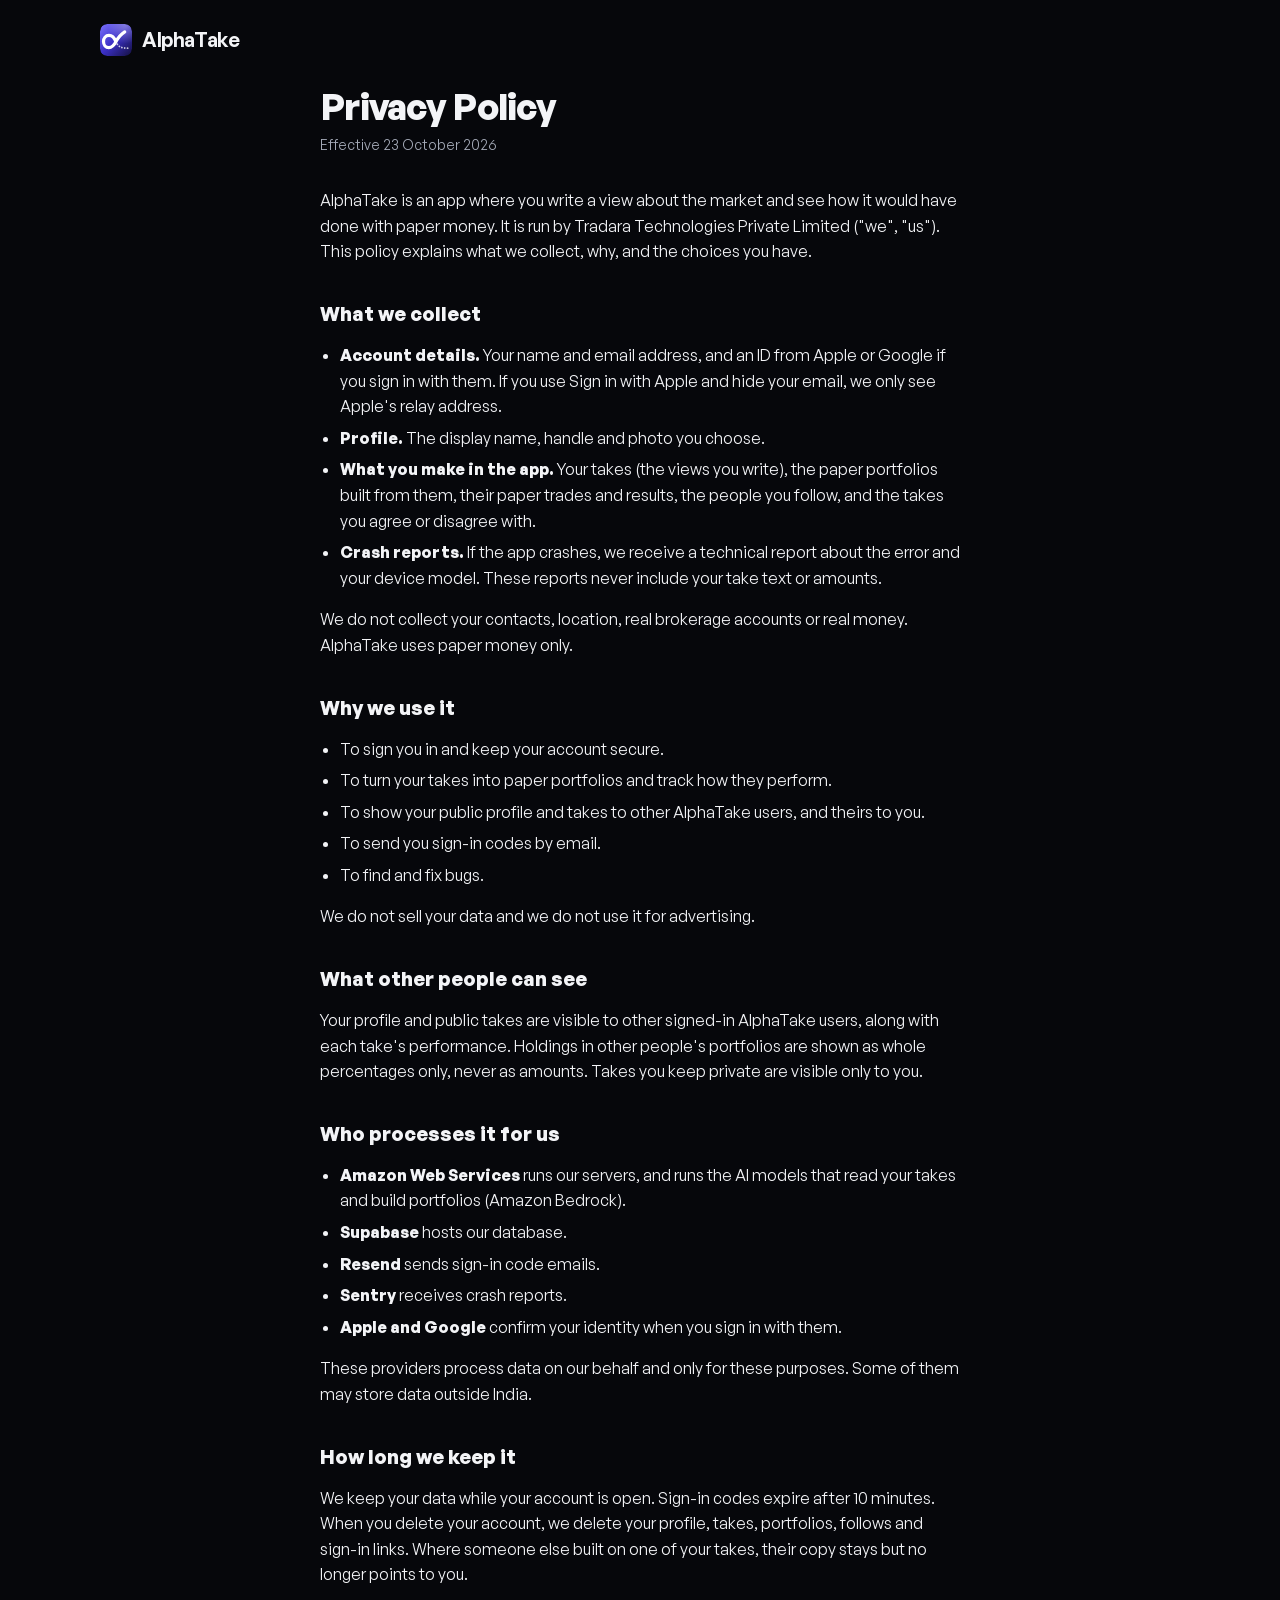
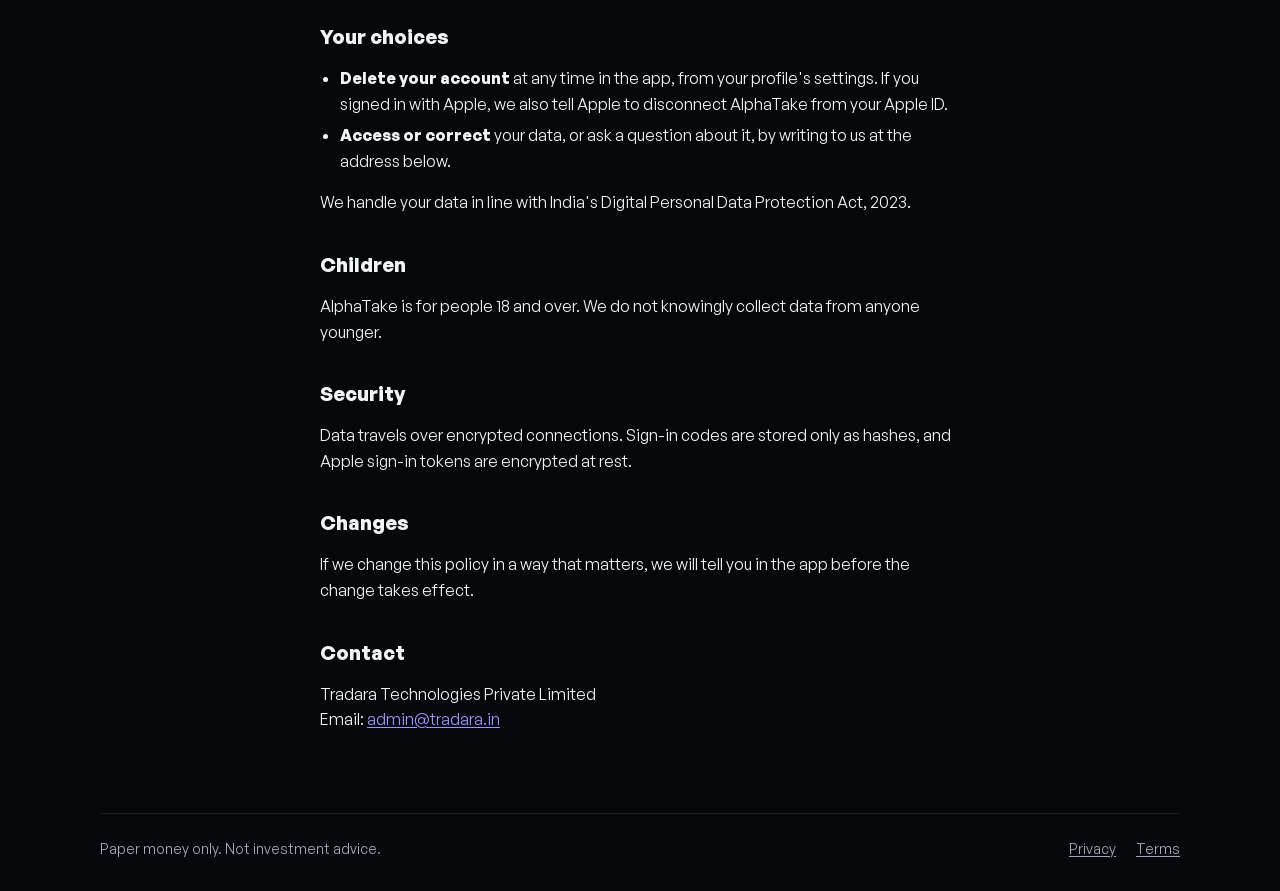
<file: privacy.html>
<!DOCTYPE html>
<html lang="en">
<head>
<meta charset="utf-8">
<meta name="viewport" content="width=device-width, initial-scale=1, viewport-fit=cover">
<meta name="theme-color" content="#06070B">
<title>AlphaTake Privacy Policy</title>
<link rel="icon" href="favicon.svg" type="image/svg+xml">
<link rel="apple-touch-icon" href="apple-touch-icon.png">
<link rel="preload" href="fonts/GeneralSans-500.woff2" as="font" type="font/woff2" crossorigin>
<link rel="stylesheet" href="site.css">
</head>
<body>
<header class="wrap top">
  <a class="brand" href="/" aria-label="AlphaTake home"><img class="mark" src="logo.svg" alt="" width="32" height="32">AlphaTake</a>
</header>
<main class="wrap doc">
<h1>Privacy Policy</h1>
<p class="meta">Effective 23 October 2026</p>

<p>AlphaTake is an app where you write a view about the market and see how it would have done with paper money. It is run by Tradara Technologies Private Limited ("we", "us"). This policy explains what we collect, why, and the choices you have.</p>

<h2>What we collect</h2>
<ul>
<li><strong>Account details.</strong> Your name and email address, and an ID from Apple or Google if you sign in with them. If you use Sign in with Apple and hide your email, we only see Apple's relay address.</li>
<li><strong>Profile.</strong> The display name, handle and photo you choose.</li>
<li><strong>What you make in the app.</strong> Your takes (the views you write), the paper portfolios built from them, their paper trades and results, the people you follow, and the takes you agree or disagree with.</li>
<li><strong>Crash reports.</strong> If the app crashes, we receive a technical report about the error and your device model. These reports never include your take text or amounts.</li>
</ul>
<p>We do not collect your contacts, location, real brokerage accounts or real money. AlphaTake uses paper money only.</p>

<h2>Why we use it</h2>
<ul>
<li>To sign you in and keep your account secure.</li>
<li>To turn your takes into paper portfolios and track how they perform.</li>
<li>To show your public profile and takes to other AlphaTake users, and theirs to you.</li>
<li>To send you sign-in codes by email.</li>
<li>To find and fix bugs.</li>
</ul>
<p>We do not sell your data and we do not use it for advertising.</p>

<h2>What other people can see</h2>
<p>Your profile and public takes are visible to other signed-in AlphaTake users, along with each take's performance. Holdings in other people's portfolios are shown as whole percentages only, never as amounts. Takes you keep private are visible only to you.</p>

<h2>Who processes it for us</h2>
<ul>
<li><strong>Amazon Web Services</strong> runs our servers, and runs the AI models that read your takes and build portfolios (Amazon Bedrock).</li>
<li><strong>Supabase</strong> hosts our database.</li>
<li><strong>Resend</strong> sends sign-in code emails.</li>
<li><strong>Sentry</strong> receives crash reports.</li>
<li><strong>Apple and Google</strong> confirm your identity when you sign in with them.</li>
</ul>
<p>These providers process data on our behalf and only for these purposes. Some of them may store data outside India.</p>

<h2>How long we keep it</h2>
<p>We keep your data while your account is open. Sign-in codes expire after 10 minutes. When you delete your account, we delete your profile, takes, portfolios, follows and sign-in links. Where someone else built on one of your takes, their copy stays but no longer points to you.</p>

<h2>Your choices</h2>
<ul>
<li><strong>Delete your account</strong> at any time in the app, from your profile's settings. If you signed in with Apple, we also tell Apple to disconnect AlphaTake from your Apple ID.</li>
<li><strong>Access or correct</strong> your data, or ask a question about it, by writing to us at the address below.</li>
</ul>
<p>We handle your data in line with India's Digital Personal Data Protection Act, 2023.</p>

<h2>Children</h2>
<p>AlphaTake is for people 18 and over. We do not knowingly collect data from anyone younger.</p>

<h2>Security</h2>
<p>Data travels over encrypted connections. Sign-in codes are stored only as hashes, and Apple sign-in tokens are encrypted at rest.</p>

<h2>Changes</h2>
<p>If we change this policy in a way that matters, we will tell you in the app before the change takes effect.</p>

<h2>Contact</h2>
<p>Tradara Technologies Private Limited<br>Email: <a href="mailto:admin@tradara.in">admin@tradara.in</a></p>

</main>
<footer class="wrap">
  <div class="foot">
    <span>Paper money only. Not investment advice.</span>
    <nav><a href="privacy.html">Privacy</a><a href="terms.html">Terms</a></nav>
  </div>
</footer>
</body>
</html>
</file>
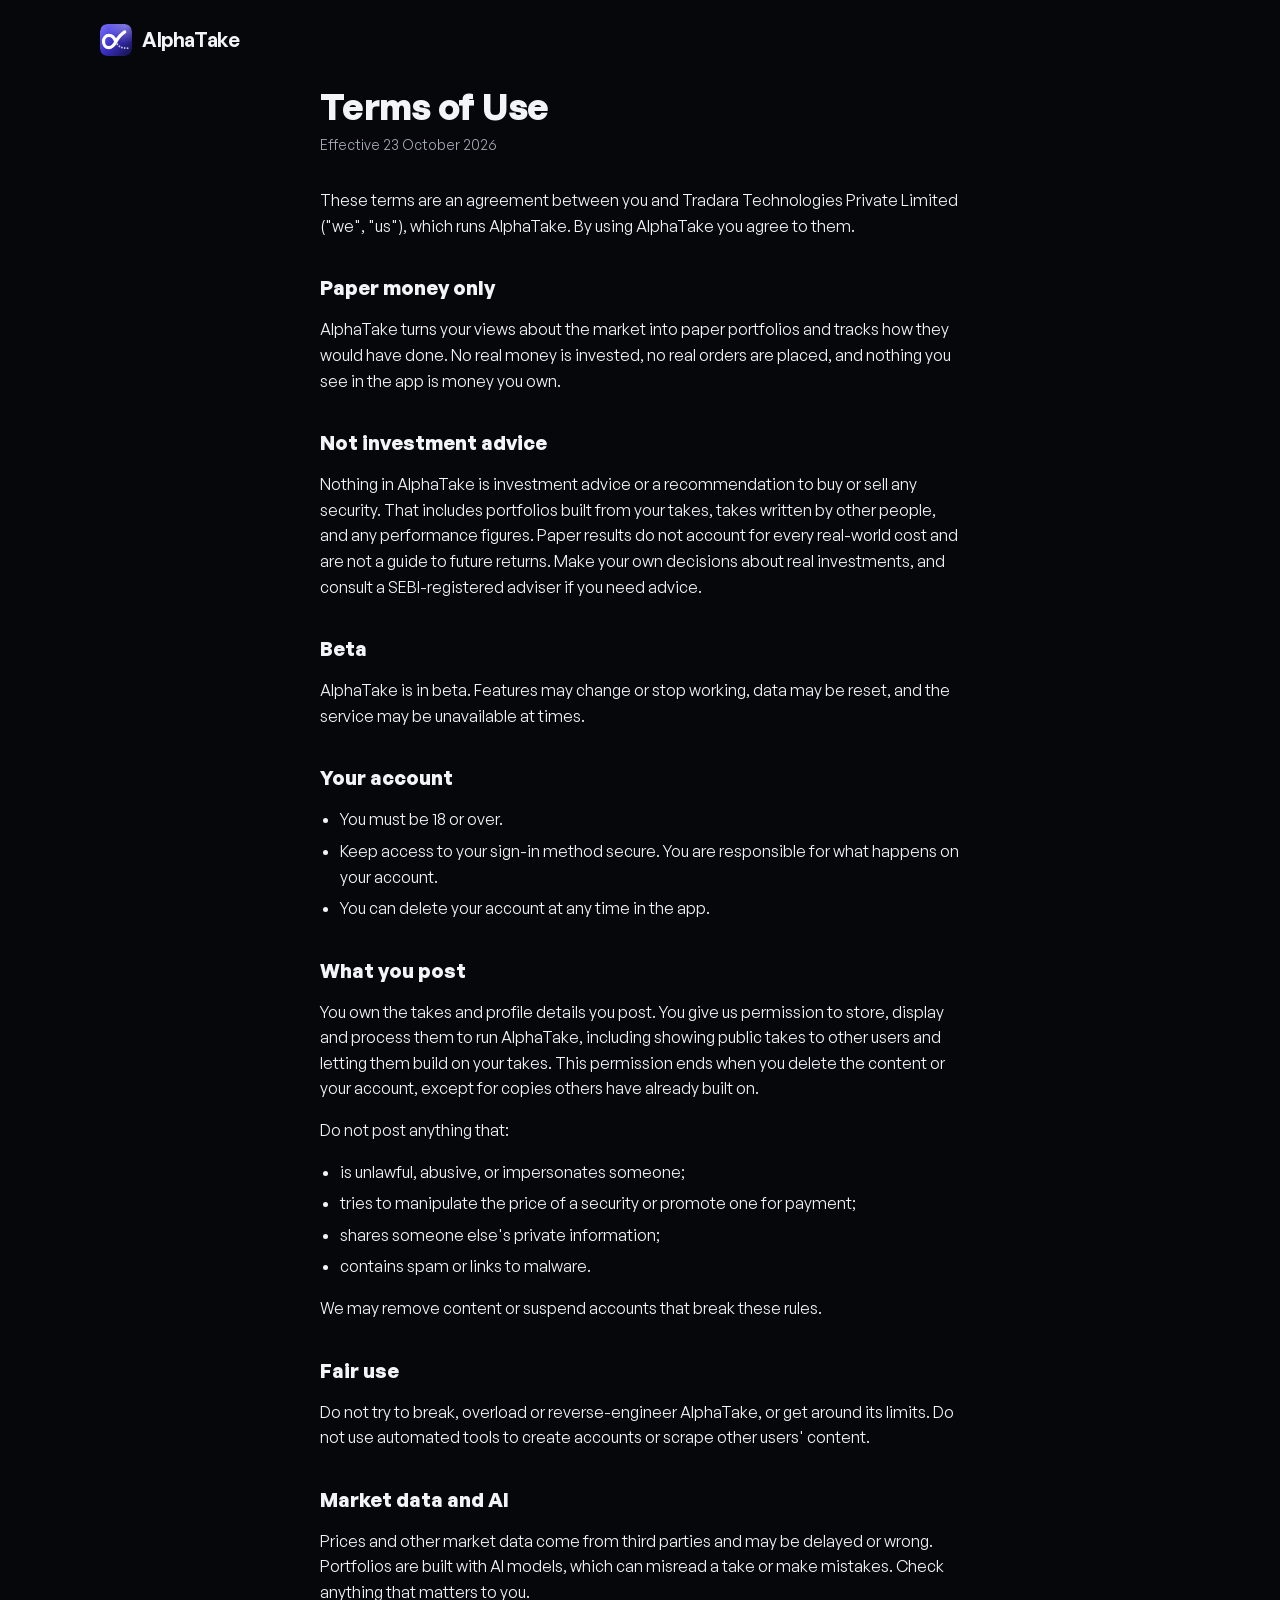
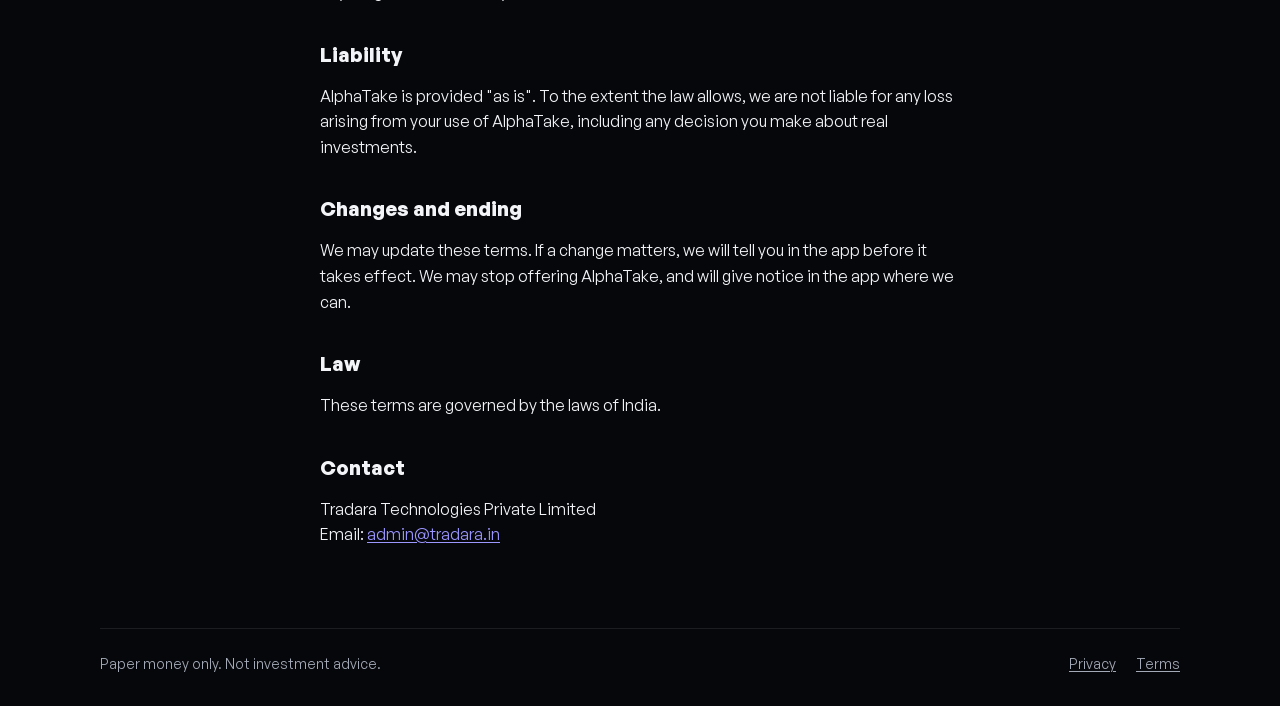
<file: terms.html>
<!DOCTYPE html>
<html lang="en">
<head>
<meta charset="utf-8">
<meta name="viewport" content="width=device-width, initial-scale=1, viewport-fit=cover">
<meta name="theme-color" content="#06070B">
<title>AlphaTake Terms of Use</title>
<link rel="icon" href="favicon.svg" type="image/svg+xml">
<link rel="apple-touch-icon" href="apple-touch-icon.png">
<link rel="preload" href="fonts/GeneralSans-500.woff2" as="font" type="font/woff2" crossorigin>
<link rel="stylesheet" href="site.css">
</head>
<body>
<header class="wrap top">
  <a class="brand" href="/" aria-label="AlphaTake home"><img class="mark" src="logo.svg" alt="" width="32" height="32">AlphaTake</a>
</header>
<main class="wrap doc">
<h1>Terms of Use</h1>
<p class="meta">Effective 23 October 2026</p>

<p>These terms are an agreement between you and Tradara Technologies Private Limited ("we", "us"), which runs AlphaTake. By using AlphaTake you agree to them.</p>

<h2>Paper money only</h2>
<p>AlphaTake turns your views about the market into paper portfolios and tracks how they would have done. No real money is invested, no real orders are placed, and nothing you see in the app is money you own.</p>

<h2>Not investment advice</h2>
<p>Nothing in AlphaTake is investment advice or a recommendation to buy or sell any security. That includes portfolios built from your takes, takes written by other people, and any performance figures. Paper results do not account for every real-world cost and are not a guide to future returns. Make your own decisions about real investments, and consult a SEBI-registered adviser if you need advice.</p>

<h2>Beta</h2>
<p>AlphaTake is in beta. Features may change or stop working, data may be reset, and the service may be unavailable at times.</p>

<h2>Your account</h2>
<ul>
<li>You must be 18 or over.</li>
<li>Keep access to your sign-in method secure. You are responsible for what happens on your account.</li>
<li>You can delete your account at any time in the app.</li>
</ul>

<h2>What you post</h2>
<p>You own the takes and profile details you post. You give us permission to store, display and process them to run AlphaTake, including showing public takes to other users and letting them build on your takes. This permission ends when you delete the content or your account, except for copies others have already built on.</p>
<p>Do not post anything that:</p>
<ul>
<li>is unlawful, abusive, or impersonates someone;</li>
<li>tries to manipulate the price of a security or promote one for payment;</li>
<li>shares someone else's private information;</li>
<li>contains spam or links to malware.</li>
</ul>
<p>We may remove content or suspend accounts that break these rules.</p>

<h2>Fair use</h2>
<p>Do not try to break, overload or reverse-engineer AlphaTake, or get around its limits. Do not use automated tools to create accounts or scrape other users' content.</p>

<h2>Market data and AI</h2>
<p>Prices and other market data come from third parties and may be delayed or wrong. Portfolios are built with AI models, which can misread a take or make mistakes. Check anything that matters to you.</p>

<h2>Liability</h2>
<p>AlphaTake is provided "as is". To the extent the law allows, we are not liable for any loss arising from your use of AlphaTake, including any decision you make about real investments.</p>

<h2>Changes and ending</h2>
<p>We may update these terms. If a change matters, we will tell you in the app before it takes effect. We may stop offering AlphaTake, and will give notice in the app where we can.</p>

<h2>Law</h2>
<p>These terms are governed by the laws of India.</p>

<h2>Contact</h2>
<p>Tradara Technologies Private Limited<br>Email: <a href="mailto:admin@tradara.in">admin@tradara.in</a></p>

</main>
<footer class="wrap">
  <div class="foot">
    <span>Paper money only. Not investment advice.</span>
    <nav><a href="privacy.html">Privacy</a><a href="terms.html">Terms</a></nav>
  </div>
</footer>
</body>
</html>
</file>
<file: site.css>
@font-face { font-family: "General Sans"; src: url(fonts/GeneralSans-400.woff2) format("woff2"); font-weight: 400; font-display: swap; }
@font-face { font-family: "General Sans"; src: url(fonts/GeneralSans-500.woff2) format("woff2"); font-weight: 500; font-display: swap; }
@font-face { font-family: "General Sans"; src: url(fonts/GeneralSans-600.woff2) format("woff2"); font-weight: 600; font-display: swap; }
@font-face { font-family: "General Sans"; src: url(fonts/GeneralSans-700.woff2) format("woff2"); font-weight: 700; font-display: swap; }
:root {
  --bg: #06070B;
  --surface: #0F1117;
  --ink: #F3F4F7;
  --ink2: #A3A9B6;
  --line: rgba(255, 255, 255, 0.09);
  --seg: #161922;
  --brand: #9C96FF;
  --brand2: #7C76FF;
  --brand3: #B3AFFF;
  --tint: rgba(109, 101, 255, 0.18);
  --up: #52DB9A;
  --down: #FF9550;
  --base: #5E6472;
  --shadow: 0 30px 70px -34px rgba(0, 0, 0, 0.8);
  --ui: "General Sans", -apple-system, BlinkMacSystemFont, "Segoe UI", system-ui, sans-serif;
  --serif: "General Sans", -apple-system, BlinkMacSystemFont, "Segoe UI", system-ui, sans-serif;
  --deva: "Tiro Devanagari Hindi", "Kohinoor Devanagari", serif;
  color-scheme: dark;
}

* { box-sizing: border-box; }
html { -webkit-text-size-adjust: 100%; }
body {
  margin: 0;
  background: var(--bg);
  color: var(--ink);
  font: 17px/1.5 var(--ui);
  -webkit-font-smoothing: antialiased;
  overflow-x: hidden;
}
a { color: var(--brand); text-underline-offset: 2px; }
a:focus-visible { outline: 2px solid var(--brand); outline-offset: 3px; border-radius: 4px; }
.up { color: var(--up); }
.down { color: var(--down); }

.wrap {
  max-width: 1120px;
  margin: 0 auto;
  padding-left: max(20px, env(safe-area-inset-left));
  padding-right: max(20px, env(safe-area-inset-right));
}

/* Header */
.top { display: flex; align-items: center; justify-content: space-between; gap: 16px; padding-block: 24px; }
.brand {
  display: inline-flex;
  align-items: center;
  gap: 10px;
  color: var(--ink);
  text-decoration: none;
  font-weight: 600;
  letter-spacing: -0.02em;
  font-size: 20px;
}
.mark {
  display: block;
  width: 32px;
  height: 32px;
  border-radius: 7.25px;
}
.pill {
  display: inline-flex;
  align-items: center;
  gap: 8px;
  padding: 8px 14px;
  border-radius: 999px;
  border: 1px solid var(--line);
  background: var(--surface);
  font-size: 14px;
  font-weight: 600;
  white-space: nowrap;
}
.pill svg, .soon svg { width: 14px; height: 14px; fill: currentColor; margin-top: -2px; }

/* Hero */
.hero {
  display: grid;
  grid-template-columns: minmax(0, 1fr) minmax(0, 470px);
  gap: 56px;
  align-items: center;
  padding-block: 32px 64px;
}
.display {
  margin: 0;
  font-weight: 800;
  font-stretch: 112%;
  font-size: clamp(44px, 5.8vw, 76px);
  line-height: 0.96;
  letter-spacing: -0.035em;
  text-wrap: balance;
}
.display .quiet { color: var(--ink2); }
.lede { margin: 26px 0 0; color: var(--ink2); font-size: 19px; line-height: 1.5; max-width: 42ch; }
.soon {
  display: inline-flex;
  align-items: center;
  gap: 10px;
  margin-top: 32px;
  padding: 13px 22px;
  border-radius: 14px;
  background: var(--ink);
  color: var(--bg);
  font-weight: 600;
  font-size: 16px;
}
.soon svg { width: 17px; height: 17px; }

/* The take machine */
.machine {
  background: var(--surface);
  border: 1px solid var(--line);
  border-radius: 24px;
  padding: 22px;
  box-shadow: var(--shadow);
  min-height: 560px;
  display: flex;
  flex-direction: column;
}
.m-head { display: flex; align-items: center; gap: 10px; color: var(--ink2); font-size: 15px; }
.m-head b { color: var(--ink); font-weight: 600; }
.avatar {
  flex: none;
  width: 32px;
  height: 32px;
  border-radius: 50%;
  background: var(--tint);
  color: var(--brand);
  display: grid;
  place-items: center;
  font-weight: 700;
  font-size: 15px;
}
.m-take {
  margin: 14px 0 0;
  min-height: 3.3em;
  font: 500 27px/1.15 var(--serif);
  letter-spacing: -0.01em;
}
.caret { display: inline-block; width: 2px; height: 0.95em; margin-left: 2px; vertical-align: -0.12em; background: var(--brand); animation: blink 1s steps(1) infinite; }
@keyframes blink { 50% { opacity: 0; } }
.m-step {
  margin: 18px 0 8px;
  font-size: 13px;
  font-weight: 600;
  color: var(--ink2);
  display: flex;
  align-items: center;
  gap: 8px;
  min-height: 18px;
}
.m-step .dot { width: 7px; height: 7px; border-radius: 50%; background: var(--brand); }
.m-step.busy .dot { animation: pulse 0.9s ease-in-out infinite; }
@keyframes pulse { 50% { opacity: 0.25; } }

.routes { display: grid; gap: 8px; min-height: 76px; }
.route { display: flex; flex-wrap: wrap; align-items: center; gap: 6px; font-size: 14px; }
.route > * { opacity: 0; transform: translateY(4px); transition: opacity .35s, transform .35s; }
.route > .on { opacity: 1; transform: none; }
.node { padding: 4px 10px; border-radius: 999px; background: var(--seg); color: var(--ink2); }
.node.co { background: var(--tint); color: var(--brand); font-weight: 600; }
.arrow { color: var(--base); }

.sleeves { display: flex; height: 10px; border-radius: 999px; overflow: hidden; background: var(--seg); margin-top: 18px; gap: 2px; }
.sleeves i { display: block; height: 100%; width: 0; transition: width .7s cubic-bezier(.3,.7,.2,1); }
.hold { display: flex; flex-wrap: wrap; gap: 4px 14px; margin-top: 10px; font-size: 13px; color: var(--ink2); min-height: 20px; }
.hold span { opacity: 0; transition: opacity .4s; }
.hold span.on { opacity: 1; }
.hold b { color: var(--ink); font-weight: 600; margin-right: 4px; }

.score { margin-top: auto; padding-top: 18px; }
.score-row { display: flex; align-items: baseline; gap: 12px; flex-wrap: wrap; min-height: 40px; }
.score .val { font-weight: 700; font-size: 38px; line-height: 1; letter-spacing: -0.02em; font-variant-numeric: tabular-nums; }
.score .vs { color: var(--ink2); font-size: 14px; font-variant-numeric: tabular-nums; }
.chart { display: block; width: 100%; height: auto; margin-top: 10px; overflow: visible; }
.chart path { fill: none; stroke-linecap: round; stroke-linejoin: round; }
.chart .idx { stroke: var(--base); stroke-width: 2.5; }
.chart .mine { stroke: var(--brand); stroke-width: 3; }
.legend { display: flex; gap: 18px; color: var(--ink2); font-size: 13px; margin-top: 4px; }
.legend i { display: inline-block; width: 14px; height: 3px; border-radius: 2px; vertical-align: middle; margin-right: 6px; }
.m-foot { display: flex; justify-content: space-between; align-items: center; margin-top: 16px; padding-top: 14px; border-top: 1px solid var(--line); font-size: 13px; color: var(--ink2); }
.dots { display: flex; gap: 6px; }
.dots button { width: 8px; height: 8px; padding: 0; border: 0; border-radius: 50%; background: var(--line); cursor: pointer; }
.dots button[aria-current="true"] { background: var(--brand); width: 22px; border-radius: 999px; }
.dots button:focus-visible { outline: 2px solid var(--brand); outline-offset: 3px; }

/* Scoreboard strip */
.strip { border-block: 1px solid var(--line); background: var(--surface); overflow: hidden; }
.strip-track { display: flex; width: max-content; gap: 40px; padding-block: 14px; animation: slide 60s linear infinite; }
.strip:hover .strip-track { animation-play-state: paused; }
.strip-item { display: flex; gap: 10px; align-items: baseline; white-space: nowrap; font-size: 15px; }
.strip-item .who { color: var(--ink2); }
.strip-item .t { font-family: var(--serif); font-size: 16px; }
.strip-item b { font-variant-numeric: tabular-nums; }
@keyframes slide { to { transform: translateX(-50%); } }

/* Sections */
.sec { padding-block: 112px 0; }
.sec h2 {
  margin: 0;
  font-weight: 800;
  font-stretch: 112%;
  font-size: clamp(34px, 4.6vw, 56px);
  line-height: 1;
  letter-spacing: -0.03em;
  text-wrap: balance;
  max-width: 18ch;
}
.sec .sub { margin: 18px 0 0; color: var(--ink2); font-size: 18px; max-width: 48ch; }

/* The paper money */
.amount {
  margin-top: 12px;
  font-weight: 800;
  font-stretch: 118%;
  font-size: clamp(48px, 11.5vw, 156px);
  line-height: 0.9;
  letter-spacing: -0.045em;
  font-variant-numeric: tabular-nums;
  white-space: nowrap;
}
.amount .r { color: var(--brand); }
.facts { display: grid; grid-template-columns: repeat(3, minmax(0, 1fr)); gap: 20px 32px; margin: 40px 0 0; padding: 0; list-style: none; }
.facts li { padding-top: 16px; border-top: 1px solid var(--line); color: var(--ink2); }
.facts b { display: block; color: var(--ink); font-size: 19px; font-weight: 600; margin-bottom: 2px; }

/* Steps */
.steps { display: grid; grid-template-columns: repeat(3, minmax(0, 1fr)); gap: 20px; margin-top: 48px; }
.step { background: var(--surface); border: 1px solid var(--line); border-radius: 22px; padding: 24px; }
.step .n { font-weight: 700; font-stretch: 112%; color: var(--brand); font-size: 15px; }
.step h3 { margin: 10px 0 8px; font-size: 22px; line-height: 1.2; letter-spacing: -0.01em; }
.step p { margin: 0; color: var(--ink2); font-size: 16px; }
.step .ex { margin-top: 18px; padding: 14px; border-radius: 16px; background: var(--bg); font-size: 14px; }
.step .ex .q { font: 500 18px/1.25 var(--serif); color: var(--ink); }

/* Head to head */
.duel { display: grid; grid-template-columns: minmax(0, 1fr) minmax(0, 1fr); gap: 20px; margin-top: 48px; align-items: stretch; }
.card { background: var(--surface); border: 1px solid var(--line); border-radius: 22px; padding: 22px; }
.who { display: flex; align-items: center; gap: 10px; color: var(--ink2); font-size: 15px; }
.who b { color: var(--ink); font-weight: 600; }
.card .q { margin: 12px 0 0; font: 500 23px/1.2 var(--serif); }
.tag { display: inline-block; padding: 3px 9px; border-radius: 999px; font-size: 12px; font-weight: 700; background: var(--tint); color: var(--brand); }
.tag.no { background: var(--seg); color: var(--down); }
.race { margin-top: 18px; }
.race .row { display: grid; grid-template-columns: 70px minmax(0, 1fr) 64px; gap: 10px; align-items: center; font-size: 14px; margin-top: 10px; }
.race .bar { height: 10px; border-radius: 999px; background: var(--seg); overflow: hidden; }
.race .bar i { display: block; height: 100%; border-radius: 999px; }
.race .row b { text-align: right; font-variant-numeric: tabular-nums; }
.btns { display: flex; gap: 8px; margin-top: 18px; }
.btns span { flex: 1; text-align: center; padding: 10px; border-radius: 12px; border: 1px solid var(--line); font-weight: 600; font-size: 15px; }
.btns span.sel { background: var(--ink); color: var(--bg); border-color: var(--ink); }
.poll { display: grid; gap: 8px; margin-top: 18px; }
.poll .opt { position: relative; padding: 12px 14px; border-radius: 14px; border: 1px solid var(--line); overflow: hidden; display: flex; justify-content: space-between; font-weight: 600; }
.poll .opt i { position: absolute; inset: 0 auto 0 0; background: var(--tint); z-index: 0; }
.poll .opt span { position: relative; z-index: 1; }
.small { margin-top: 14px; color: var(--ink2); font-size: 13px; }

/* Hindi */
.hindi { display: grid; grid-template-columns: minmax(0, 1fr) minmax(0, 1fr); gap: 48px; align-items: center; }
.hindi .big { font-family: var(--deva); font-size: clamp(34px, 4.4vw, 54px); line-height: 1.35; margin: 0; }
.hindi .tr { margin-top: 10px; color: var(--ink2); font-family: var(--serif); font-size: 19px; font-style: italic; }

/* Closing */
.end { padding-block: 128px 104px; text-align: center; }
.end h2 { margin-inline: auto; max-width: 16ch; }
.end .sub { margin-inline: auto; }
.end .soon { margin-top: 36px; }

.foot {
  display: flex;
  flex-wrap: wrap;
  justify-content: space-between;
  gap: 12px 24px;
  padding-block: 24px 32px;
  border-top: 1px solid var(--line);
  color: var(--ink2);
  font-size: 14px;
}
.foot nav { display: flex; gap: 20px; }
.foot a { color: var(--ink2); }

@media (max-width: 900px) {
  .hero, .hindi, .duel, .facts { grid-template-columns: minmax(0, 1fr); }
  .hero { gap: 40px; padding-block: 8px 48px; }
  .steps { grid-template-columns: minmax(0, 1fr); }
  .sec { padding-block: 80px 0; }
  .machine { min-height: 540px; padding: 18px; }
  .m-take { font-size: 24px; }
  .lede { font-size: 18px; }
  .end { padding-block: 96px 72px; }
}
@media (max-width: 420px) {
  .pill .long { display: none; }
}
@media (prefers-reduced-motion: reduce) {
  .strip-track { animation: none; flex-wrap: wrap; width: auto; }
  .caret { animation: none; }
}

/* Privacy and Terms */
.doc { max-width: 680px; padding-block: 8px 64px; font-size: 16px; line-height: 1.6; }
.doc h1 { margin: 0; font-size: 36px; font-weight: 800; font-stretch: 112%; line-height: 1.05; letter-spacing: -0.02em; }
.doc .meta { margin: 8px 0 32px; color: var(--ink2); font-size: 14px; }
.doc h2 { margin: 36px 0 8px; font-size: 20px; line-height: 1.3; }
.doc p, .doc li { max-width: 65ch; }
.doc ul { padding-left: 20px; }
.doc li + li { margin-top: 6px; }
</file>
